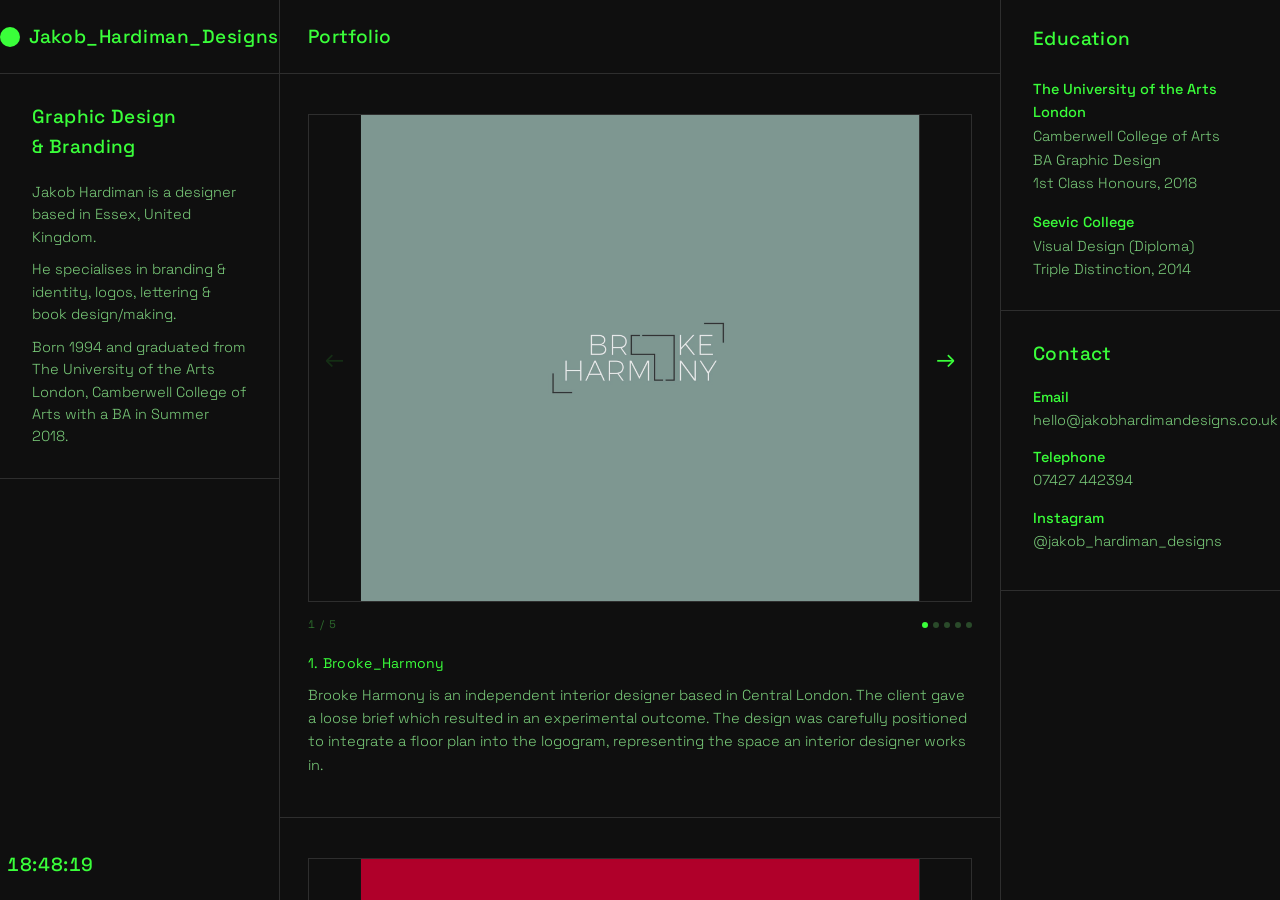
<file: index.html>
<!DOCTYPE html>
<html lang="en">
<head>
  <meta charset="UTF-8">
  <meta name="viewport" content="width=device-width, initial-scale=1.0, viewport-fit=cover">
  <meta name="description" content="Jakob Hardiman — graphic designer based in Essex, UK. Specialising in branding, identity, logos, lettering and book design.">
  <title>Jakob Hardiman Designs</title>
  <link rel="preconnect" href="https://fonts.googleapis.com">
  <link rel="preconnect" href="https://fonts.gstatic.com" crossorigin>
  <link rel="stylesheet" href="https://fonts.googleapis.com/css2?family=Space+Grotesk:wght@300;400;500;700&display=swap">
  <link rel="icon" type="image/svg+xml" href="favicon.svg">
  <link rel="stylesheet" href="css/styles.css?v=20261102-stationery-1">
</head>
<body>

<div class="shell">

  <!-- ══════════ LEFT COLUMN ══════════ -->
  <aside class="col-left" id="left-col">

    <div class="logo-row" id="logo-row">
      <span class="nav-dot" aria-hidden="true"></span>
      <span class="logo-text">Jakob_Hardiman_Designs</span>
    </div>
    <div id="logo-spacer" aria-hidden="true"></div>

    <div class="left-section">
      <div class="section-heading">Graphic Design <br class="desk-break">&amp; Branding</div>
      <p class="bio-text">Jakob Hardiman is a designer based in Essex, United Kingdom.</p>
      <p class="bio-text">He specialises in branding &amp; identity, logos, lettering &amp; book design/making.</p>
      <p class="bio-text">Born 1994 and graduated from The University of the Arts London, Camberwell College of Arts with a BA in Summer 2018.</p>
    </div>

    <div class="flex-spacer" aria-hidden="true"></div>
    <div id="clock" class="clock-display" aria-label="Current time">00:00:00</div>

  </aside>

  <!-- ══════════ CENTRE FEED ══════════ -->
  <main class="col-centre" id="centre">

    <div class="portfolio-header">
      <div class="section-heading">Portfolio</div>
    </div>

    <!-- ─── PROJECT 1 ─── -->
    <article class="project" id="project-1">
      <div class="slideshow" data-slideshow>
        <button class="arrow-btn prev" aria-label="Previous image">←</button>
        <div class="slides-viewport">
          <div class="slides-track">
            <div class="slide"><img src="images/image-01.jpg" alt="Brooke Harmony — logo on sage" fetchpriority="high"></div>
            <div class="slide"><img src="images/image-02.jpg" alt="Brooke Harmony — logo on white" loading="lazy"></div>
            <div class="slide"><img src="images/image-03.jpg" alt="Brooke Harmony — monogram mark" loading="lazy"></div>
            <div class="slide"><img src="images/image-04.jpg" alt="Brooke Harmony — business cards" loading="lazy"></div>
            <div class="slide stationery-slide" style="--art-ratio: 1372 / 1438; --art-fit: 0.95410292; --art-width: 182.21574344%; --art-height: 118.21974965%; --art-left: -41.10787172%; --art-top: -9.17941586%; --art-background: #343434;"><div class="stationery-art"><img src="images/image-05.jpg" alt="Brooke Harmony — invoice and stationery" loading="lazy"></div></div>
          </div>
        </div>
        <button class="arrow-btn next" aria-label="Next image">→</button>
      </div>
      <div class="slide-footer">
        <span class="counter-text">1 / 5</span>
        <div class="counter-dots">
          <div class="dot active"></div><div class="dot"></div><div class="dot"></div><div class="dot"></div><div class="dot"></div>
        </div>
      </div>
      <div class="project-title">1. Brooke_Harmony</div>
      <p class="project-desc">Brooke Harmony is an independent interior designer based in Central London. The client gave a loose brief which resulted in an experimental outcome. The design was carefully positioned to integrate a floor plan into the logogram, representing the space an interior designer works in.</p>
    </article>

    <!-- ─── PROJECT 2 ─── -->
    <article class="project project-kimura" id="project-2">
      <div class="slideshow" data-slideshow>
        <button class="arrow-btn prev" aria-label="Previous image">←</button>
        <div class="slides-viewport">
          <div class="slides-track">
            <div class="slide"><img src="images/kimura-01.jpg" alt="Kimura — K logogram on red" loading="lazy"></div>
            <div class="slide"><img src="images/kimura-02.jpg" alt="Kimura — belt knot symbol in black and red" loading="lazy"></div>
            <div class="slide"><img src="images/kimura-03.jpg" alt="Kimura — black logo and wordmark on red" loading="lazy"></div>
            <div class="slide"><img src="images/kimura-04.jpg" alt="Kimura — cream logo and wordmark on black" loading="lazy"></div>
            <div class="slide"><img src="images/kimura-05.jpg" alt="Kimura — red wordmark and belt knot symbol on cream" loading="lazy"></div>
            <div class="slide"><img src="images/kimura-06.jpg" alt="Kimura — business cards" loading="lazy"></div>
            <div class="slide stationery-slide" style="--art-ratio: 1455 / 1439; --art-fit: 1.01111883; --art-width: 171.82130584%; --art-height: 118.13759555%; --art-left: -35.94501718%; --art-top: -9.10354413%; --art-background: #1b1b1b;"><div class="stationery-art"><img src="images/kimura-07.jpg" alt="Kimura — invoice and stationery" loading="lazy"></div></div>
          </div>
        </div>
        <button class="arrow-btn next" aria-label="Next image">→</button>
      </div>
      <div class="slide-footer">
        <span class="counter-text">1 / 7</span>
        <div class="counter-dots">
          <div class="dot active"></div><div class="dot"></div><div class="dot"></div><div class="dot"></div><div class="dot"></div><div class="dot"></div><div class="dot"></div>
        </div>
      </div>
      <div class="project-title">2. Kimura</div>
      <p class="project-desc"><strong>Kimura</strong> is a financial consultancy firm. The client is a committed martial artist, and the brand is designed to reflect this interest. The main K logogram is inspired by a martial arts belt and the knot formed when the belt is tied.</p>
    </article>

    <!-- ─── PROJECT 3 ─── -->
    <article class="project" id="project-3">
      <div class="slideshow" data-slideshow>
        <button class="arrow-btn prev" aria-label="Previous image">←</button>
        <div class="slides-viewport">
          <div class="slides-track">
            <div class="slide"><img src="images/image-06.jpg" alt="Interior Influences 1" loading="lazy"></div>
            <div class="slide"><img src="images/image-07.jpg" alt="Interior Influences 2" loading="lazy"></div>
            <div class="slide"><img src="images/image-08.jpg" alt="Interior Influences 3" loading="lazy"></div>
            <div class="slide"><img src="images/image-09.jpg" alt="Interior Influences 4" loading="lazy"></div>
            <div class="slide stationery-slide" style="--art-ratio: 1783 / 1438; --art-fit: 1.23991655; --art-width: 140.21312395%; --art-height: 118.21974965%; --art-left: -19.18115536%; --art-top: -9.10987483%; --art-background: #191814;"><div class="stationery-art"><img src="images/image-10.jpg" alt="Interior Influences 5" loading="lazy"></div></div>
            <div class="slide"><img src="images/image-11.jpg" alt="Interior Influences — rug designs" loading="lazy"></div>
          </div>
        </div>
        <button class="arrow-btn next" aria-label="Next image">→</button>
      </div>
      <div class="slide-footer">
        <span class="counter-text">1 / 6</span>
        <div class="counter-dots">
          <div class="dot active"></div><div class="dot"></div><div class="dot"></div><div class="dot"></div><div class="dot"></div><div class="dot"></div>
        </div>
      </div>
      <div class="project-title">3. Interior_Influences</div>
      <p class="project-desc">Interior Influences is an interior design company based in Central London, which specialises in working with luxury brands. The final Monogram contains both a lowercase 'i' and an uppercase 'I'. The uppercase can be seen vertically and the lowercase horizontally. This results in a versatile logo that can be used in any situation, colour and position. The last two images consist of rug designs displayed and sold at the Ideal Home Show 2015.</p>
    </article>

    <!-- ─── PROJECT 4 ─── -->
    <article class="project" id="project-4">
      <div class="slideshow" data-slideshow>
        <button class="arrow-btn prev" aria-label="Previous image">←</button>
        <div class="slides-viewport">
          <div class="slides-track">
            <div class="slide"><img src="images/image-12.jpg" alt="Equigienist 1" loading="lazy"></div>
            <div class="slide"><img src="images/image-13.jpg" alt="Equigienist 2" loading="lazy"></div>
            <div class="slide"><img src="images/image-14.jpg" alt="Equigienist 3" loading="lazy"></div>
            <div class="slide"><img src="images/image-15.jpg" alt="Equigienist 4" loading="lazy"></div>
            <div class="slide"><img src="images/image-16.jpg" alt="Equigienist 5" loading="lazy"></div>
            <div class="slide stationery-slide" style="--art-ratio: 1306 / 1280; --art-fit: 1.02031250; --art-width: 191.42419602%; --art-height: 132.81250000%; --art-left: -45.71209801%; --art-top: -16.40625000%; --art-background: #161616;"><div class="stationery-art"><img src="images/image-17.jpg" alt="Equigienist 6" loading="lazy"></div></div>
          </div>
        </div>
        <button class="arrow-btn next" aria-label="Next image">→</button>
      </div>
      <div class="slide-footer">
        <span class="counter-text">1 / 6</span>
        <div class="counter-dots">
          <div class="dot active"></div><div class="dot"></div><div class="dot"></div><div class="dot"></div><div class="dot"></div><div class="dot"></div>
        </div>
      </div>
      <div class="project-title">4. Equigienist</div>
      <p class="project-desc">Equigienist is a veterinary biopharma startup based in the UK, who produce and distribute dental chews intended to improve oral hygiene in horses. The client requested the logo to appear educational/clinical and was attracted to a minimalistic design. The 'E' shaped logogram is an artistic representation of an acidic molecule morphing into an alkaline. Following from this, green was chosen for the primary colour of the design, as green indicates a neutral pH.</p>
    </article>

    <!-- ─── PROJECT 5 ─── -->
    <article class="project" id="project-5">
      <div class="slideshow" data-slideshow>
        <button class="arrow-btn prev" aria-label="Previous image">←</button>
        <div class="slides-viewport">
          <div class="slides-track">
            <div class="slide"><img src="images/image-18.jpg" alt="Logo work 1" loading="lazy"></div>
            <div class="slide"><img src="images/image-19.jpg" alt="Logo work 2" loading="lazy"></div>
            <div class="slide"><img src="images/image-20.jpg" alt="Logo work 3" loading="lazy"></div>
            <div class="slide"><img src="images/image-21.jpg" alt="Logo work 4" loading="lazy"></div>
            <div class="slide"><img src="images/image-22.jpg" alt="Logo work 5" loading="lazy"></div>
            <div class="slide"><img src="images/image-23.jpg" alt="Logo work 6" loading="lazy"></div>
            <div class="slide"><img src="images/image-24.jpg" alt="Logo work 7" loading="lazy"></div>
            <div class="slide"><img src="images/image-25.jpg" alt="Logo work 8" loading="lazy"></div>
            <div class="slide"><img src="images/image-26.jpg" alt="Logo work 9" loading="lazy"></div>
            <div class="slide"><img src="images/image-27.jpg" alt="Logo work 10" loading="lazy"></div>
            <div class="slide"><img src="images/image-28.jpg" alt="Logo work 11" loading="lazy"></div>
            <div class="slide"><img src="images/image-29.jpg" alt="Logo work 12" loading="lazy"></div>
          </div>
        </div>
        <button class="arrow-btn next" aria-label="Next image">→</button>
      </div>
      <div class="slide-footer">
        <span class="counter-text">1 / 12</span>
        <div class="counter-dots">
          <div class="dot active"></div><div class="dot"></div><div class="dot"></div><div class="dot"></div><div class="dot"></div><div class="dot"></div><div class="dot"></div><div class="dot"></div><div class="dot"></div><div class="dot"></div><div class="dot"></div><div class="dot"></div>
        </div>
      </div>
      <div class="project-title">5. Logos_&amp;_Icons</div>
      <p class="project-desc">A compilation of logos and icons designed for various companies and projects.</p>
    </article>

    <div class="feed-footer"></div>

  </main>

  <!-- ══════════ RIGHT COLUMN ══════════ -->
  <aside class="col-right" id="right-col">

    <div class="right-header">
      <div class="section-heading">Education</div>
    </div>

    <div class="right-section" id="edu-section">
      <div class="cv-item">
        <strong>The University of the Arts London</strong>
        Camberwell College of Arts<br>
        BA Graphic Design<br>
        1st Class Honours, 2018
      </div>
      <div class="cv-item">
        <strong>Seevic College</strong>
        Visual Design (Diploma)<br>
        Triple Distinction, 2014
      </div>
    </div>

    <div class="right-section">
      <div class="section-heading">Contact</div>
      <div class="contact-row">
        <span class="c-label">Email</span>
        <a href="mailto:hello@jakobhardimandesigns.co.uk">hello@jakobhardimandesigns.co.uk</a>
      </div>
      <div class="contact-row">
        <span class="c-label">Telephone</span>
        <a href="tel:+447427442394">07427 442394</a>
      </div>
      <div class="contact-row">
        <span class="c-label">Instagram</span>
        <a href="https://instagram.com/jakob_hardiman_designs" target="_blank" rel="noopener noreferrer">@jakob_hardiman_designs</a>
      </div>
    </div>

  </aside>

  <!-- Mobile clock bar -->
  <div id="mobile-clock" aria-hidden="true"></div>
  <div id="mobile-clock-spacer" aria-hidden="true"></div>

</div><!-- /shell -->

<script src="js/main.js"></script>
</body>
</html>
</file>
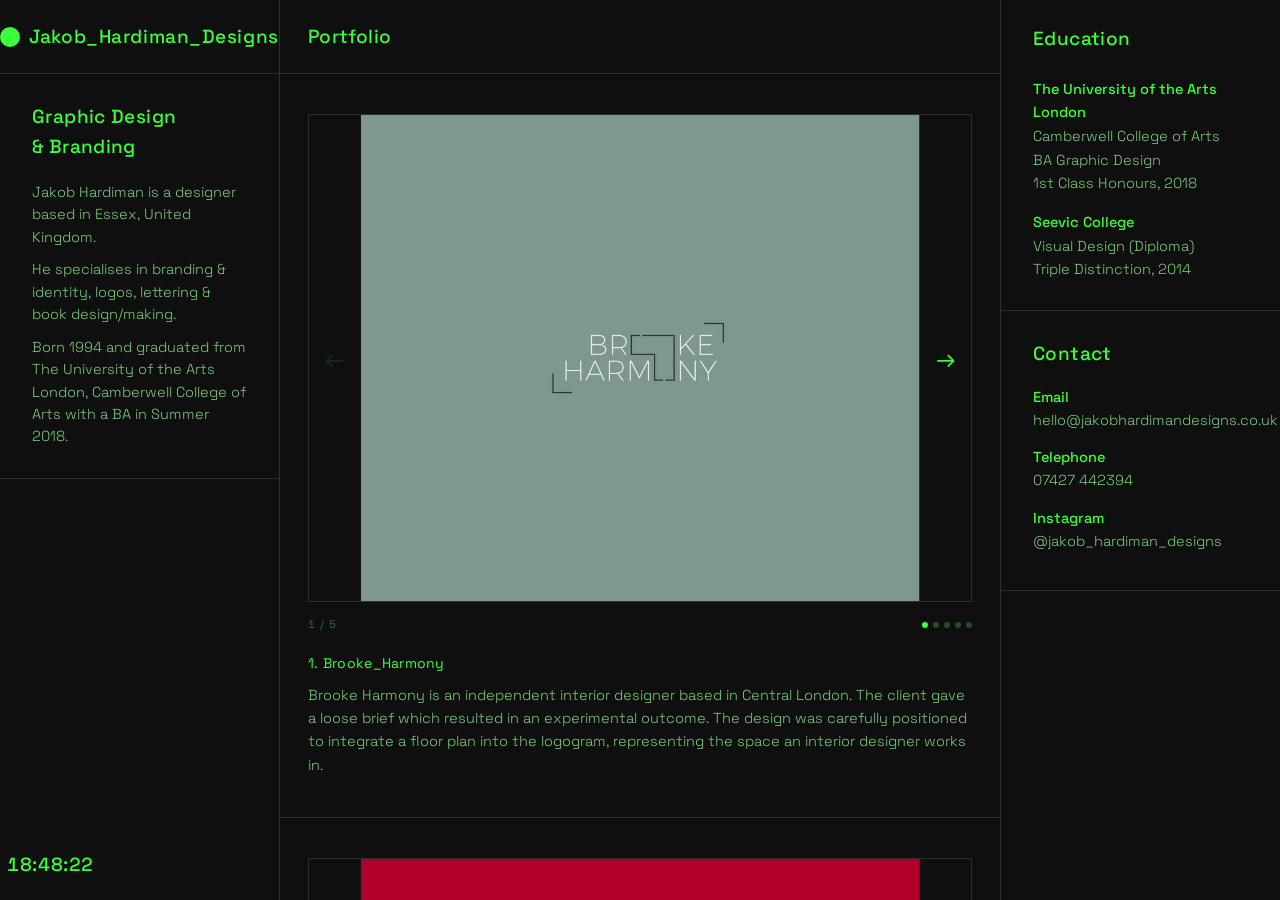
<file: website-with-kimura/index.html>
<!DOCTYPE html>
<html lang="en">
<head>
  <meta charset="UTF-8">
  <meta name="viewport" content="width=device-width, initial-scale=1.0, viewport-fit=cover">
  <meta name="description" content="Jakob Hardiman — graphic designer based in Essex, UK. Specialising in branding, identity, logos, lettering and book design.">
  <title>Jakob Hardiman Designs</title>
  <link rel="preconnect" href="https://fonts.googleapis.com">
  <link rel="preconnect" href="https://fonts.gstatic.com" crossorigin>
  <link rel="stylesheet" href="https://fonts.googleapis.com/css2?family=Space+Grotesk:wght@300;400;500;700&display=swap">
  <link rel="icon" type="image/svg+xml" href="favicon.svg">
  <link rel="stylesheet" href="css/styles.css">
</head>
<body>

<div class="shell">

  <!-- ══════════ LEFT COLUMN ══════════ -->
  <aside class="col-left" id="left-col">

    <div class="logo-row" id="logo-row">
      <span class="nav-dot" aria-hidden="true"></span>
      <span class="logo-text">Jakob_Hardiman_Designs</span>
    </div>
    <div id="logo-spacer" aria-hidden="true"></div>

    <div class="left-section">
      <div class="section-heading">Graphic Design <br class="desk-break">&amp; Branding</div>
      <p class="bio-text">Jakob Hardiman is a designer based in Essex, United Kingdom.</p>
      <p class="bio-text">He specialises in branding &amp; identity, logos, lettering &amp; book design/making.</p>
      <p class="bio-text">Born 1994 and graduated from The University of the Arts London, Camberwell College of Arts with a BA in Summer 2018.</p>
    </div>

    <div class="flex-spacer" aria-hidden="true"></div>
    <div id="clock" class="clock-display" aria-label="Current time">00:00:00</div>

  </aside>

  <!-- ══════════ CENTRE FEED ══════════ -->
  <main class="col-centre" id="centre">

    <div class="portfolio-header">
      <div class="section-heading">Portfolio</div>
    </div>

    <!-- ─── PROJECT 1 ─── -->
    <article class="project" id="project-1">
      <div class="slideshow" data-slideshow>
        <button class="arrow-btn prev" aria-label="Previous image">←</button>
        <div class="slides-viewport">
          <div class="slides-track">
            <div class="slide"><img src="images/image-01.jpg" alt="Brooke Harmony — logo on sage" fetchpriority="high"></div>
            <div class="slide"><img src="images/image-02.jpg" alt="Brooke Harmony — logo on white" loading="lazy"></div>
            <div class="slide"><img src="images/image-03.jpg" alt="Brooke Harmony — monogram mark" loading="lazy"></div>
            <div class="slide"><img src="images/image-04.jpg" alt="Brooke Harmony — business cards" loading="lazy"></div>
            <div class="slide stationery-slide" style="--art-ratio: 1372 / 1438; --art-fit: 0.95410292; --art-width: 182.21574344%; --art-height: 118.21974965%; --art-left: -41.10787172%; --art-top: -9.17941586%; --art-background: #343434;"><div class="stationery-art"><img src="images/image-05.jpg" alt="Brooke Harmony — invoice and stationery" loading="lazy"></div></div>
          </div>
        </div>
        <button class="arrow-btn next" aria-label="Next image">→</button>
      </div>
      <div class="slide-footer">
        <span class="counter-text">1 / 5</span>
        <div class="counter-dots">
          <div class="dot active"></div><div class="dot"></div><div class="dot"></div><div class="dot"></div><div class="dot"></div>
        </div>
      </div>
      <div class="project-title">1. Brooke_Harmony</div>
      <p class="project-desc">Brooke Harmony is an independent interior designer based in Central London. The client gave a loose brief which resulted in an experimental outcome. The design was carefully positioned to integrate a floor plan into the logogram, representing the space an interior designer works in.</p>
    </article>

    <!-- ─── PROJECT 2 ─── -->
    <article class="project project-kimura" id="project-2">
      <div class="slideshow" data-slideshow>
        <button class="arrow-btn prev" aria-label="Previous image">←</button>
        <div class="slides-viewport">
          <div class="slides-track">
            <div class="slide"><img src="images/kimura-01.jpg" alt="Kimura — K logogram on red" loading="lazy"></div>
            <div class="slide"><img src="images/kimura-02.jpg" alt="Kimura — belt knot symbol in black and red" loading="lazy"></div>
            <div class="slide"><img src="images/kimura-03.jpg" alt="Kimura — black logo and wordmark on red" loading="lazy"></div>
            <div class="slide"><img src="images/kimura-04.jpg" alt="Kimura — cream logo and wordmark on black" loading="lazy"></div>
            <div class="slide"><img src="images/kimura-05.jpg" alt="Kimura — red wordmark and belt knot symbol on cream" loading="lazy"></div>
            <div class="slide"><img src="images/kimura-06.jpg" alt="Kimura — business cards" loading="lazy"></div>
            <div class="slide stationery-slide" style="--art-ratio: 1455 / 1439; --art-fit: 1.01111883; --art-width: 171.82130584%; --art-height: 118.13759555%; --art-left: -35.94501718%; --art-top: -9.10354413%; --art-background: #1b1b1b;"><div class="stationery-art"><img src="images/kimura-07.jpg" alt="Kimura — invoice and stationery" loading="lazy"></div></div>
          </div>
        </div>
        <button class="arrow-btn next" aria-label="Next image">→</button>
      </div>
      <div class="slide-footer">
        <span class="counter-text">1 / 7</span>
        <div class="counter-dots">
          <div class="dot active"></div><div class="dot"></div><div class="dot"></div><div class="dot"></div><div class="dot"></div><div class="dot"></div><div class="dot"></div>
        </div>
      </div>
      <div class="project-title">2. Kimura</div>
      <p class="project-desc"><strong>Kimura</strong> is a financial consultancy firm. The client is a committed martial artist, and the brand is designed to reflect this interest. The main K logogram is inspired by a martial arts belt and the knot formed when the belt is tied.</p>
    </article>

    <!-- ─── PROJECT 3 ─── -->
    <article class="project" id="project-3">
      <div class="slideshow" data-slideshow>
        <button class="arrow-btn prev" aria-label="Previous image">←</button>
        <div class="slides-viewport">
          <div class="slides-track">
            <div class="slide"><img src="images/image-06.jpg" alt="Interior Influences 1" loading="lazy"></div>
            <div class="slide"><img src="images/image-07.jpg" alt="Interior Influences 2" loading="lazy"></div>
            <div class="slide"><img src="images/image-08.jpg" alt="Interior Influences 3" loading="lazy"></div>
            <div class="slide"><img src="images/image-09.jpg" alt="Interior Influences 4" loading="lazy"></div>
            <div class="slide stationery-slide" style="--art-ratio: 1783 / 1438; --art-fit: 1.23991655; --art-width: 140.21312395%; --art-height: 118.21974965%; --art-left: -19.18115536%; --art-top: -9.10987483%; --art-background: #191814;"><div class="stationery-art"><img src="images/image-10.jpg" alt="Interior Influences 5" loading="lazy"></div></div>
            <div class="slide"><img src="images/image-11.jpg" alt="Interior Influences — rug designs" loading="lazy"></div>
          </div>
        </div>
        <button class="arrow-btn next" aria-label="Next image">→</button>
      </div>
      <div class="slide-footer">
        <span class="counter-text">1 / 6</span>
        <div class="counter-dots">
          <div class="dot active"></div><div class="dot"></div><div class="dot"></div><div class="dot"></div><div class="dot"></div><div class="dot"></div>
        </div>
      </div>
      <div class="project-title">3. Interior_Influences</div>
      <p class="project-desc">Interior Influences is an interior design company based in Central London, which specialises in working with luxury brands. The final Monogram contains both a lowercase 'i' and an uppercase 'I'. The uppercase can be seen vertically and the lowercase horizontally. This results in a versatile logo that can be used in any situation, colour and position. The last two images consist of rug designs displayed and sold at the Ideal Home Show 2015.</p>
    </article>

    <!-- ─── PROJECT 4 ─── -->
    <article class="project" id="project-4">
      <div class="slideshow" data-slideshow>
        <button class="arrow-btn prev" aria-label="Previous image">←</button>
        <div class="slides-viewport">
          <div class="slides-track">
            <div class="slide"><img src="images/image-12.jpg" alt="Equigienist 1" loading="lazy"></div>
            <div class="slide"><img src="images/image-13.jpg" alt="Equigienist 2" loading="lazy"></div>
            <div class="slide"><img src="images/image-14.jpg" alt="Equigienist 3" loading="lazy"></div>
            <div class="slide"><img src="images/image-15.jpg" alt="Equigienist 4" loading="lazy"></div>
            <div class="slide"><img src="images/image-16.jpg" alt="Equigienist 5" loading="lazy"></div>
            <div class="slide stationery-slide" style="--art-ratio: 1306 / 1280; --art-fit: 1.02031250; --art-width: 191.42419602%; --art-height: 132.81250000%; --art-left: -45.71209801%; --art-top: -16.40625000%; --art-background: #161616;"><div class="stationery-art"><img src="images/image-17.jpg" alt="Equigienist 6" loading="lazy"></div></div>
          </div>
        </div>
        <button class="arrow-btn next" aria-label="Next image">→</button>
      </div>
      <div class="slide-footer">
        <span class="counter-text">1 / 6</span>
        <div class="counter-dots">
          <div class="dot active"></div><div class="dot"></div><div class="dot"></div><div class="dot"></div><div class="dot"></div><div class="dot"></div>
        </div>
      </div>
      <div class="project-title">4. Equigienist</div>
      <p class="project-desc">Equigienist is a veterinary biopharma startup based in the UK, who produce and distribute dental chews intended to improve oral hygiene in horses. The client requested the logo to appear educational/clinical and was attracted to a minimalistic design. The 'E' shaped logogram is an artistic representation of an acidic molecule morphing into an alkaline. Following from this, green was chosen for the primary colour of the design, as green indicates a neutral pH.</p>
    </article>

    <!-- ─── PROJECT 5 ─── -->
    <article class="project" id="project-5">
      <div class="slideshow" data-slideshow>
        <button class="arrow-btn prev" aria-label="Previous image">←</button>
        <div class="slides-viewport">
          <div class="slides-track">
            <div class="slide"><img src="images/image-18.jpg" alt="Logo work 1" loading="lazy"></div>
            <div class="slide"><img src="images/image-19.jpg" alt="Logo work 2" loading="lazy"></div>
            <div class="slide"><img src="images/image-20.jpg" alt="Logo work 3" loading="lazy"></div>
            <div class="slide"><img src="images/image-21.jpg" alt="Logo work 4" loading="lazy"></div>
            <div class="slide"><img src="images/image-22.jpg" alt="Logo work 5" loading="lazy"></div>
            <div class="slide"><img src="images/image-23.jpg" alt="Logo work 6" loading="lazy"></div>
            <div class="slide"><img src="images/image-24.jpg" alt="Logo work 7" loading="lazy"></div>
            <div class="slide"><img src="images/image-25.jpg" alt="Logo work 8" loading="lazy"></div>
            <div class="slide"><img src="images/image-26.jpg" alt="Logo work 9" loading="lazy"></div>
            <div class="slide"><img src="images/image-27.jpg" alt="Logo work 10" loading="lazy"></div>
            <div class="slide"><img src="images/image-28.jpg" alt="Logo work 11" loading="lazy"></div>
            <div class="slide"><img src="images/image-29.jpg" alt="Logo work 12" loading="lazy"></div>
          </div>
        </div>
        <button class="arrow-btn next" aria-label="Next image">→</button>
      </div>
      <div class="slide-footer">
        <span class="counter-text">1 / 12</span>
        <div class="counter-dots">
          <div class="dot active"></div><div class="dot"></div><div class="dot"></div><div class="dot"></div><div class="dot"></div><div class="dot"></div><div class="dot"></div><div class="dot"></div><div class="dot"></div><div class="dot"></div><div class="dot"></div><div class="dot"></div>
        </div>
      </div>
      <div class="project-title">5. Logos_&amp;_Icons</div>
      <p class="project-desc">A compilation of logos and icons designed for various companies and projects.</p>
    </article>

    <div class="feed-footer"></div>

  </main>

  <!-- ══════════ RIGHT COLUMN ══════════ -->
  <aside class="col-right" id="right-col">

    <div class="right-header">
      <div class="section-heading">Education</div>
    </div>

    <div class="right-section" id="edu-section">
      <div class="cv-item">
        <strong>The University of the Arts London</strong>
        Camberwell College of Arts<br>
        BA Graphic Design<br>
        1st Class Honours, 2018
      </div>
      <div class="cv-item">
        <strong>Seevic College</strong>
        Visual Design (Diploma)<br>
        Triple Distinction, 2014
      </div>
    </div>

    <div class="right-section">
      <div class="section-heading">Contact</div>
      <div class="contact-row">
        <span class="c-label">Email</span>
        <a href="mailto:hello@jakobhardimandesigns.co.uk">hello@jakobhardimandesigns.co.uk</a>
      </div>
      <div class="contact-row">
        <span class="c-label">Telephone</span>
        <a href="tel:+447427442394">07427 442394</a>
      </div>
      <div class="contact-row">
        <span class="c-label">Instagram</span>
        <a href="https://instagram.com/jakob_hardiman_designs" target="_blank" rel="noopener noreferrer">@jakob_hardiman_designs</a>
      </div>
    </div>

  </aside>

  <!-- Mobile clock bar -->
  <div id="mobile-clock" aria-hidden="true"></div>
  <div id="mobile-clock-spacer" aria-hidden="true"></div>

</div><!-- /shell -->

<script src="js/main.js"></script>
</body>
</html>
</file>
<file: css/styles.css>
@import url('https://fonts.googleapis.com/css2?family=Space+Grotesk:wght@300;400;500;700&display=swap');

/* ─── DESIGN TOKENS ─── */
:root {
  --green:     #3aff3a;
  --dim:       #7acc7a;
  --muted:     #2d6b2d;
  --bg:        #0f0f0f;
  --rule:      #2e2e2e;
  --pad:       20px;
  --col-width: 200px;
  --logo-h:    72px;   /* fixed header height on mobile */
}

/* ─── RESET ─── */
*, *::before, *::after {
  box-sizing: border-box;
  margin: 0;
  padding: 0;
}

html {
  -webkit-text-size-adjust: 100%;
  text-size-adjust: 100%;
}

body {
  background: var(--bg);
  color: var(--green);
  font-family: 'Space Grotesk', sans-serif;
  font-size: 14px;
  line-height: 1.6;
}

img {
  display: block;
  max-width: 100%;
}

a {
  color: inherit;
  text-decoration: none;
}

/* ─── TYPOGRAPHY ─── */
.section-heading {
  font-size: 17px;
  letter-spacing: 0.02em;
  color: var(--green);
  font-weight: 500;
  margin-bottom: 18px;
}

.desk-break { display: none; }

.bio-text {
  color: var(--dim);
  font-weight: 300;
  line-height: 1.55;
  margin-bottom: 10px;
}
.bio-text:last-child { margin-bottom: 0; }

/* ════════════════════════════════════════
   MOBILE-FIRST LAYOUT  (< 1024px)
   Single-column, page scrolls normally
════════════════════════════════════════ */

.shell {
  display: flex;
  flex-direction: column;
  min-height: 100vh;
}

/* ── Logo / header bar — fixed at top on mobile ── */
.logo-row {
  position: fixed;
  top: 0;
  left: 0;
  right: 0;
  z-index: 100;
  display: flex;
  align-items: center;
  justify-content: flex-start;
  gap: 10px;
  height: var(--logo-h);
  padding: 0 var(--pad);
  padding-top: 8px;
  background: var(--bg);
  border-bottom: 1px solid var(--rule);
}

.nav-dot {
  width: 20px;
  height: 20px;
  border-radius: 50%;
  background: var(--green);
  flex-shrink: 0;
  margin-top: -3px;
  margin-right: -1px;
  animation: pulse 2.4s ease-in-out infinite;
}

@keyframes pulse {
  0%, 100% { opacity: 1; }
  50%       { opacity: 0.2; }
}

.logo-text {
  font-size: 20px;
  font-weight: 500;
  letter-spacing: 0.03em;
  line-height: 1.3;
  margin-bottom: 2px;
}

/* Pushes body content below fixed bar */
#logo-spacer { height: var(--logo-h); }

/* ── Left column (bio) ── */
.col-left {
  display: flex;
  flex-direction: column;
}

.left-section {
  padding: 28px var(--pad) 32px;
  border-bottom: 1px solid var(--rule);
}

/* Desktop-only elements hidden on mobile */
.flex-spacer { display: none; }
#clock       { display: none; }

/* ── Centre feed ── */
.col-centre { width: 100%; }

.portfolio-header {
  position: sticky;
  top: var(--logo-h);
  z-index: 10;
  padding: 18px var(--pad);
  background: var(--bg);
  border-bottom: 1px solid var(--rule);
}
.portfolio-header .section-heading { margin-bottom: 0; }

/* ── Projects ── */
.project {
  padding: 32px var(--pad);
  border-bottom: 1px solid var(--rule);
}

/* ── Slideshow ── */
.slideshow {
  display: flex;
  align-items: stretch;
  border: 1px solid var(--rule);
  margin-bottom: 14px;
}

.slides-viewport {
  flex: 1;
  overflow: hidden;
  position: relative;
  background: #090909;
  height: 280px;
}

.slides-track {
  display: flex;
  height: 100%;
  transition: transform 0.42s cubic-bezier(0.77, 0, 0.175, 1);
  will-change: transform;
}

.slide {
  flex-shrink: 0;
  width: 100%;
  height: 100%;
}

.slide img {
  width: 100%;
  height: 100%;
  object-fit: cover;
  opacity: 0.93;
}

/* Invoice and stationery compositions share one inset and retain all artwork. */
.stationery-slide {
  position: relative;
  overflow: hidden;
  container-type: size;
  display: grid;
  place-items: center;
  background: var(--art-background);
  opacity: 0.93;
}

.stationery-art {
  position: relative;
  overflow: hidden;
  height: min(84cqh, calc(84cqw / 1.24));
  width: calc(min(84cqh, calc(84cqw / 1.24)) * var(--art-fit));
  aspect-ratio: var(--art-ratio);
}

.stationery-art img {
  position: absolute;
  width: var(--art-width);
  height: var(--art-height);
  max-width: none;
  left: var(--art-left);
  top: var(--art-top);
  object-fit: fill;
  opacity: 1;
}

/* ── Arrow buttons ── */
.arrow-btn {
  flex-shrink: 0;
  width: 44px;
  min-height: 44px;       /* touch target */
  background: none;
  border: none;
  color: var(--green);
  cursor: pointer;
  font-size: 20px;
  font-family: inherit;
  display: flex;
  align-items: center;
  justify-content: center;
  transition: background 0.15s;
  user-select: none;
  -webkit-tap-highlight-color: transparent;
}
.arrow-btn.prev { border-right: 1px solid var(--rule); }
.arrow-btn.next { border-left:  1px solid var(--rule); }
.arrow-btn:hover:not(.disabled) { background: #162016; }
.arrow-btn.disabled { opacity: 0.13; cursor: default; pointer-events: none; }

/* ── Slide footer ── */
.slide-footer {
  display: flex;
  align-items: center;
  justify-content: space-between;
  margin-bottom: 18px;
}

.counter-text {
  font-size: 11px;
  color: var(--muted);
  letter-spacing: 0.08em;
  font-variant-numeric: tabular-nums;
}

.counter-dots {
  display: flex;
  gap: 5px;
  flex-wrap: wrap;
  justify-content: flex-end;
}

.dot {
  width: 6px;
  height: 6px;
  border-radius: 50%;
  background: #2a4a2a;
  cursor: pointer;
  transition: background 0.2s;
}
.dot.active { background: var(--green); }

/* ── Project text ── */
.project-title {
  font-size: 14px;
  font-weight: 400;
  color: var(--green);
  letter-spacing: 0.02em;
  margin-bottom: 10px;
}

.project-desc {
  color: var(--dim);
  font-weight: 300;
  line-height: 1.6;
}

/* ── Right column ── */
.right-header {
  padding: 28px var(--pad) 0;
}
.right-header .section-heading { margin-bottom: 18px; }

#edu-section { padding-top: 4px; }

.right-section {
  padding: 28px var(--pad);
  border-bottom: 1px solid var(--rule);
}
.right-section:last-child { border-bottom: 1px solid var(--rule); }

.cv-item {
  margin-bottom: 16px;
  color: var(--dim);
  font-weight: 300;
  line-height: 1.6;
}
.cv-item:last-child { margin-bottom: 0; }

.cv-item strong {
  color: var(--green);
  font-weight: 500;
  display: block;
  margin-bottom: 1px;
}

.contact-row {
  margin-bottom: 16px;
  line-height: 1.5;
}
.contact-row:last-child { margin-bottom: 0; }

.c-label {
  display: block;
  color: var(--green);
  font-weight: 500;
  font-size: inherit;
  margin-bottom: 1px;
}

.contact-row a,
.contact-row span:not(.c-label) {
  color: var(--dim);
  font-weight: 300;
  word-break: break-all;
}
.contact-row a:hover { color: var(--green); }

/* ── Mobile clock bar (fixed at bottom) ── */
#mobile-clock {
  position: fixed;
  bottom: 0;
  left: 0;
  right: 0;
  z-index: 100;
  padding: 13px var(--pad) calc(13px + env(safe-area-inset-bottom));
  border-top: 1px solid var(--rule);
  background: var(--bg);
  font-size: 16px;
  font-weight: 500;
  letter-spacing: 0.06em;
  font-variant-numeric: tabular-nums;
  pointer-events: none;
}

#mobile-clock-spacer { height: 50px; }

.feed-footer { height: 0; }

/* ════════════════════════════════════════
   TABLET  (≥ 768px)
   Still single column, more breathing room
════════════════════════════════════════ */
@media (min-width: 768px) {
  :root {
    --pad:    28px;
    --logo-h: 72px;
  }

  body { font-size: 14.5px; }

  .logo-text { font-size: 17px; }

  .left-section  { padding: 32px var(--pad); }
  .right-section { padding: 32px var(--pad); }
  .project       { padding: 40px var(--pad); }
  .portfolio-header { padding: 22px var(--pad); }

  .slides-viewport { height: 380px; }

  .arrow-btn { width: 52px; font-size: 22px; }

  .section-heading { font-size: 16px; }
}

/* ════════════════════════════════════════
   DESKTOP  (≥ 1024px)
   Three-panel layout, body overflow hidden,
   each column scrolls independently
════════════════════════════════════════ */
@media (min-width: 1024px) {
  :root {
    --pad:       28px;
    --col-width: 240px;
  }

  body { overflow: hidden; font-size: 14.5px; }

  /* ── Shell → CSS Grid ── */
  .shell {
    display: grid;
    grid-template-columns: var(--col-width) 1fr var(--col-width);
    grid-template-rows: 100vh;
    height: 100vh;
    width: 100vw;
    flex-direction: unset;
    min-height: unset;
  }

  /* ── Left column ── */
  .col-left {
    grid-column: 1;
    height: 100vh;
    overflow-y: auto;
    overflow-x: hidden;
    scrollbar-width: none;
    border-right: 1px solid var(--rule);
    padding: 0;
  }
  .col-left::-webkit-scrollbar { display: none; }

  /* Logo row reverts to in-flow (not fixed) on desktop */
  .logo-row {
    position: static;
    justify-content: center;
    align-items: center;
    height: 74px;
    flex-shrink: 0;
    padding: 4px var(--pad) 0;
    border-bottom: 1px solid var(--rule);
  }

  .logo-text { font-size: 19px; }

  #logo-spacer { display: none; }

  .left-section {
    padding: 28px var(--pad) 30px;
    border-bottom: 1px solid var(--rule);
  }
  .left-section:last-of-type { border-bottom: none; }

  /* Flex spacer pushes clock to bottom */
  .flex-spacer {
    display: block;
    flex: 1;
  }

  #clock {
    display: block;
    padding: 0 var(--pad) 20px var(--pad);
    font-size: 19px;
    font-weight: 500;
    letter-spacing: 0.03em;
    font-variant-numeric: tabular-nums;
    color: var(--green);
  }

  /* ── Centre column ── */
  .col-centre {
    grid-column: 2;
    height: 100vh;
    overflow-y: auto;
    overflow-x: hidden;
    scrollbar-width: thin;
    scrollbar-color: #252525 transparent;
  }
  .col-centre::-webkit-scrollbar       { width: 3px; }
  .col-centre::-webkit-scrollbar-thumb { background: #252525; }

  .portfolio-header {
    position: sticky;
    top: 0;
    display: flex;
    align-items: center;
    height: 74px;
    padding: 0 28px;
    background: var(--bg);
    z-index: 10;
  }

  .project { padding: 40px 28px; }

  .slides-viewport { height: clamp(400px, 52vh, 640px); }

  .arrow-btn { width: 52px; font-size: 24px; }

  /* ── Right column ── */
  .col-right {
    grid-column: 3;
    height: 100vh;
    overflow-y: auto;
    overflow-x: hidden;
    scrollbar-width: none;
    border-left: 1px solid var(--rule);
    padding: 0;
  }
  .col-right::-webkit-scrollbar { display: none; }

  .right-section {
    margin: 0;
    padding: 28px var(--pad);
    border-bottom: 1px solid var(--rule);
  }
  .right-section:last-child { border-bottom: 1px solid var(--rule); padding-bottom: 38px; }

  /* ── Hide mobile-only elements ── */
  #mobile-clock,
  #mobile-clock-spacer { display: none; }

  .feed-footer { height: 40px; }

  /* Email no longer needs to break-all on wider screens */
  .contact-row a,
  .contact-row span { word-break: normal; }

  .desk-break { display: block; }
  .section-heading { font-size: 19px; margin-bottom: 18px; }
  .portfolio-header .section-heading,
  .right-header .section-heading { margin-top: 1px; }

  .right-header {
    display: flex;
    align-items: center;
    height: 74px;
    padding: 4px var(--pad) 0;
    flex-shrink: 0;
  }
  .right-header .section-heading { margin-bottom: 0; }
  #edu-section { padding-top: 4px; }
}

/* ════════════════════════════════════════
   LARGE DESKTOP  (≥ 1280px)
════════════════════════════════════════ */
@media (min-width: 1280px) {
  :root {
    --col-width: 280px;
    --pad:       32px;
  }

  .logo-text { font-size: 19px; }

  .slides-viewport { height: clamp(440px, 54vh, 660px); }

  #clock { font-size: 19px; }
}

/* ════════════════════════════════════════
   WIDE DESKTOP  (≥ 1600px)
════════════════════════════════════════ */
@media (min-width: 1600px) {
  :root {
    --col-width: 320px;
    --pad:       36px;
  }

  body { font-size: 15px; }

  .logo-text { font-size: 19px; }

  .slides-viewport { height: clamp(480px, 56vh, 700px); }
}
</file>
<file: website-with-kimura/css/styles.css>
@import url('https://fonts.googleapis.com/css2?family=Space+Grotesk:wght@300;400;500;700&display=swap');

/* ─── DESIGN TOKENS ─── */
:root {
  --green:     #3aff3a;
  --dim:       #7acc7a;
  --muted:     #2d6b2d;
  --bg:        #0f0f0f;
  --rule:      #2e2e2e;
  --pad:       20px;
  --col-width: 200px;
  --logo-h:    72px;   /* fixed header height on mobile */
}

/* ─── RESET ─── */
*, *::before, *::after {
  box-sizing: border-box;
  margin: 0;
  padding: 0;
}

html {
  -webkit-text-size-adjust: 100%;
  text-size-adjust: 100%;
}

body {
  background: var(--bg);
  color: var(--green);
  font-family: 'Space Grotesk', sans-serif;
  font-size: 14px;
  line-height: 1.6;
}

img {
  display: block;
  max-width: 100%;
}

a {
  color: inherit;
  text-decoration: none;
}

/* ─── TYPOGRAPHY ─── */
.section-heading {
  font-size: 17px;
  letter-spacing: 0.02em;
  color: var(--green);
  font-weight: 500;
  margin-bottom: 18px;
}

.desk-break { display: none; }

.bio-text {
  color: var(--dim);
  font-weight: 300;
  line-height: 1.55;
  margin-bottom: 10px;
}
.bio-text:last-child { margin-bottom: 0; }

/* ════════════════════════════════════════
   MOBILE-FIRST LAYOUT  (< 1024px)
   Single-column, page scrolls normally
════════════════════════════════════════ */

.shell {
  display: flex;
  flex-direction: column;
  min-height: 100vh;
}

/* ── Logo / header bar — fixed at top on mobile ── */
.logo-row {
  position: fixed;
  top: 0;
  left: 0;
  right: 0;
  z-index: 100;
  display: flex;
  align-items: center;
  justify-content: flex-start;
  gap: 10px;
  height: var(--logo-h);
  padding: 0 var(--pad);
  padding-top: 8px;
  background: var(--bg);
  border-bottom: 1px solid var(--rule);
}

.nav-dot {
  width: 20px;
  height: 20px;
  border-radius: 50%;
  background: var(--green);
  flex-shrink: 0;
  margin-top: -3px;
  margin-right: -1px;
  animation: pulse 2.4s ease-in-out infinite;
}

@keyframes pulse {
  0%, 100% { opacity: 1; }
  50%       { opacity: 0.2; }
}

.logo-text {
  font-size: 20px;
  font-weight: 500;
  letter-spacing: 0.03em;
  line-height: 1.3;
  margin-bottom: 2px;
}

/* Pushes body content below fixed bar */
#logo-spacer { height: var(--logo-h); }

/* ── Left column (bio) ── */
.col-left {
  display: flex;
  flex-direction: column;
}

.left-section {
  padding: 28px var(--pad) 32px;
  border-bottom: 1px solid var(--rule);
}

/* Desktop-only elements hidden on mobile */
.flex-spacer { display: none; }
#clock       { display: none; }

/* ── Centre feed ── */
.col-centre { width: 100%; }

.portfolio-header {
  position: sticky;
  top: var(--logo-h);
  z-index: 10;
  padding: 18px var(--pad);
  background: var(--bg);
  border-bottom: 1px solid var(--rule);
}
.portfolio-header .section-heading { margin-bottom: 0; }

/* ── Projects ── */
.project {
  padding: 32px var(--pad);
  border-bottom: 1px solid var(--rule);
}

/* ── Slideshow ── */
.slideshow {
  display: flex;
  align-items: stretch;
  border: 1px solid var(--rule);
  margin-bottom: 14px;
}

.slides-viewport {
  flex: 1;
  overflow: hidden;
  position: relative;
  background: #090909;
  height: 280px;
}

.slides-track {
  display: flex;
  height: 100%;
  transition: transform 0.42s cubic-bezier(0.77, 0, 0.175, 1);
  will-change: transform;
}

.slide {
  flex-shrink: 0;
  width: 100%;
  height: 100%;
}

.slide img {
  width: 100%;
  height: 100%;
  object-fit: cover;
  opacity: 0.93;
}

/* Invoice and stationery compositions share one inset and retain all artwork. */
.stationery-slide {
  position: relative;
  overflow: hidden;
  container-type: size;
  display: grid;
  place-items: center;
  background: var(--art-background);
  opacity: 0.93;
}

.stationery-art {
  position: relative;
  overflow: hidden;
  height: min(84cqh, calc(84cqw / 1.24));
  width: calc(min(84cqh, calc(84cqw / 1.24)) * var(--art-fit));
  aspect-ratio: var(--art-ratio);
}

.stationery-art img {
  position: absolute;
  width: var(--art-width);
  height: var(--art-height);
  max-width: none;
  left: var(--art-left);
  top: var(--art-top);
  object-fit: fill;
  opacity: 1;
}

/* ── Arrow buttons ── */
.arrow-btn {
  flex-shrink: 0;
  width: 44px;
  min-height: 44px;       /* touch target */
  background: none;
  border: none;
  color: var(--green);
  cursor: pointer;
  font-size: 20px;
  font-family: inherit;
  display: flex;
  align-items: center;
  justify-content: center;
  transition: background 0.15s;
  user-select: none;
  -webkit-tap-highlight-color: transparent;
}
.arrow-btn.prev { border-right: 1px solid var(--rule); }
.arrow-btn.next { border-left:  1px solid var(--rule); }
.arrow-btn:hover:not(.disabled) { background: #162016; }
.arrow-btn.disabled { opacity: 0.13; cursor: default; pointer-events: none; }

/* ── Slide footer ── */
.slide-footer {
  display: flex;
  align-items: center;
  justify-content: space-between;
  margin-bottom: 18px;
}

.counter-text {
  font-size: 11px;
  color: var(--muted);
  letter-spacing: 0.08em;
  font-variant-numeric: tabular-nums;
}

.counter-dots {
  display: flex;
  gap: 5px;
  flex-wrap: wrap;
  justify-content: flex-end;
}

.dot {
  width: 6px;
  height: 6px;
  border-radius: 50%;
  background: #2a4a2a;
  cursor: pointer;
  transition: background 0.2s;
}
.dot.active { background: var(--green); }

/* ── Project text ── */
.project-title {
  font-size: 14px;
  font-weight: 400;
  color: var(--green);
  letter-spacing: 0.02em;
  margin-bottom: 10px;
}

.project-desc {
  color: var(--dim);
  font-weight: 300;
  line-height: 1.6;
}

/* ── Right column ── */
.right-header {
  padding: 28px var(--pad) 0;
}
.right-header .section-heading { margin-bottom: 18px; }

#edu-section { padding-top: 4px; }

.right-section {
  padding: 28px var(--pad);
  border-bottom: 1px solid var(--rule);
}
.right-section:last-child { border-bottom: 1px solid var(--rule); }

.cv-item {
  margin-bottom: 16px;
  color: var(--dim);
  font-weight: 300;
  line-height: 1.6;
}
.cv-item:last-child { margin-bottom: 0; }

.cv-item strong {
  color: var(--green);
  font-weight: 500;
  display: block;
  margin-bottom: 1px;
}

.contact-row {
  margin-bottom: 16px;
  line-height: 1.5;
}
.contact-row:last-child { margin-bottom: 0; }

.c-label {
  display: block;
  color: var(--green);
  font-weight: 500;
  font-size: inherit;
  margin-bottom: 1px;
}

.contact-row a,
.contact-row span:not(.c-label) {
  color: var(--dim);
  font-weight: 300;
  word-break: break-all;
}
.contact-row a:hover { color: var(--green); }

/* ── Mobile clock bar (fixed at bottom) ── */
#mobile-clock {
  position: fixed;
  bottom: 0;
  left: 0;
  right: 0;
  z-index: 100;
  padding: 13px var(--pad) calc(13px + env(safe-area-inset-bottom));
  border-top: 1px solid var(--rule);
  background: var(--bg);
  font-size: 16px;
  font-weight: 500;
  letter-spacing: 0.06em;
  font-variant-numeric: tabular-nums;
  pointer-events: none;
}

#mobile-clock-spacer { height: 50px; }

.feed-footer { height: 0; }

/* ════════════════════════════════════════
   TABLET  (≥ 768px)
   Still single column, more breathing room
════════════════════════════════════════ */
@media (min-width: 768px) {
  :root {
    --pad:    28px;
    --logo-h: 72px;
  }

  body { font-size: 14.5px; }

  .logo-text { font-size: 17px; }

  .left-section  { padding: 32px var(--pad); }
  .right-section { padding: 32px var(--pad); }
  .project       { padding: 40px var(--pad); }
  .portfolio-header { padding: 22px var(--pad); }

  .slides-viewport { height: 380px; }

  .arrow-btn { width: 52px; font-size: 22px; }

  .section-heading { font-size: 16px; }
}

/* ════════════════════════════════════════
   DESKTOP  (≥ 1024px)
   Three-panel layout, body overflow hidden,
   each column scrolls independently
════════════════════════════════════════ */
@media (min-width: 1024px) {
  :root {
    --pad:       28px;
    --col-width: 240px;
  }

  body { overflow: hidden; font-size: 14.5px; }

  /* ── Shell → CSS Grid ── */
  .shell {
    display: grid;
    grid-template-columns: var(--col-width) 1fr var(--col-width);
    grid-template-rows: 100vh;
    height: 100vh;
    width: 100vw;
    flex-direction: unset;
    min-height: unset;
  }

  /* ── Left column ── */
  .col-left {
    grid-column: 1;
    height: 100vh;
    overflow-y: auto;
    overflow-x: hidden;
    scrollbar-width: none;
    border-right: 1px solid var(--rule);
    padding: 0;
  }
  .col-left::-webkit-scrollbar { display: none; }

  /* Logo row reverts to in-flow (not fixed) on desktop */
  .logo-row {
    position: static;
    justify-content: center;
    align-items: center;
    height: 74px;
    flex-shrink: 0;
    padding: 4px var(--pad) 0;
    border-bottom: 1px solid var(--rule);
  }

  .logo-text { font-size: 19px; }

  #logo-spacer { display: none; }

  .left-section {
    padding: 28px var(--pad) 30px;
    border-bottom: 1px solid var(--rule);
  }
  .left-section:last-of-type { border-bottom: none; }

  /* Flex spacer pushes clock to bottom */
  .flex-spacer {
    display: block;
    flex: 1;
  }

  #clock {
    display: block;
    padding: 0 var(--pad) 20px var(--pad);
    font-size: 19px;
    font-weight: 500;
    letter-spacing: 0.03em;
    font-variant-numeric: tabular-nums;
    color: var(--green);
  }

  /* ── Centre column ── */
  .col-centre {
    grid-column: 2;
    height: 100vh;
    overflow-y: auto;
    overflow-x: hidden;
    scrollbar-width: thin;
    scrollbar-color: #252525 transparent;
  }
  .col-centre::-webkit-scrollbar       { width: 3px; }
  .col-centre::-webkit-scrollbar-thumb { background: #252525; }

  .portfolio-header {
    position: sticky;
    top: 0;
    display: flex;
    align-items: center;
    height: 74px;
    padding: 0 28px;
    background: var(--bg);
    z-index: 10;
  }

  .project { padding: 40px 28px; }

  .slides-viewport { height: clamp(400px, 52vh, 640px); }

  .arrow-btn { width: 52px; font-size: 24px; }

  /* ── Right column ── */
  .col-right {
    grid-column: 3;
    height: 100vh;
    overflow-y: auto;
    overflow-x: hidden;
    scrollbar-width: none;
    border-left: 1px solid var(--rule);
    padding: 0;
  }
  .col-right::-webkit-scrollbar { display: none; }

  .right-section {
    margin: 0;
    padding: 28px var(--pad);
    border-bottom: 1px solid var(--rule);
  }
  .right-section:last-child { border-bottom: 1px solid var(--rule); padding-bottom: 38px; }

  /* ── Hide mobile-only elements ── */
  #mobile-clock,
  #mobile-clock-spacer { display: none; }

  .feed-footer { height: 40px; }

  /* Email no longer needs to break-all on wider screens */
  .contact-row a,
  .contact-row span { word-break: normal; }

  .desk-break { display: block; }
  .section-heading { font-size: 19px; margin-bottom: 18px; }
  .portfolio-header .section-heading,
  .right-header .section-heading { margin-top: 1px; }

  .right-header {
    display: flex;
    align-items: center;
    height: 74px;
    padding: 4px var(--pad) 0;
    flex-shrink: 0;
  }
  .right-header .section-heading { margin-bottom: 0; }
  #edu-section { padding-top: 4px; }
}

/* ════════════════════════════════════════
   LARGE DESKTOP  (≥ 1280px)
════════════════════════════════════════ */
@media (min-width: 1280px) {
  :root {
    --col-width: 280px;
    --pad:       32px;
  }

  .logo-text { font-size: 19px; }

  .slides-viewport { height: clamp(440px, 54vh, 660px); }

  #clock { font-size: 19px; }
}

/* ════════════════════════════════════════
   WIDE DESKTOP  (≥ 1600px)
════════════════════════════════════════ */
@media (min-width: 1600px) {
  :root {
    --col-width: 320px;
    --pad:       36px;
  }

  body { font-size: 15px; }

  .logo-text { font-size: 19px; }

  .slides-viewport { height: clamp(480px, 56vh, 700px); }
}
</file>
